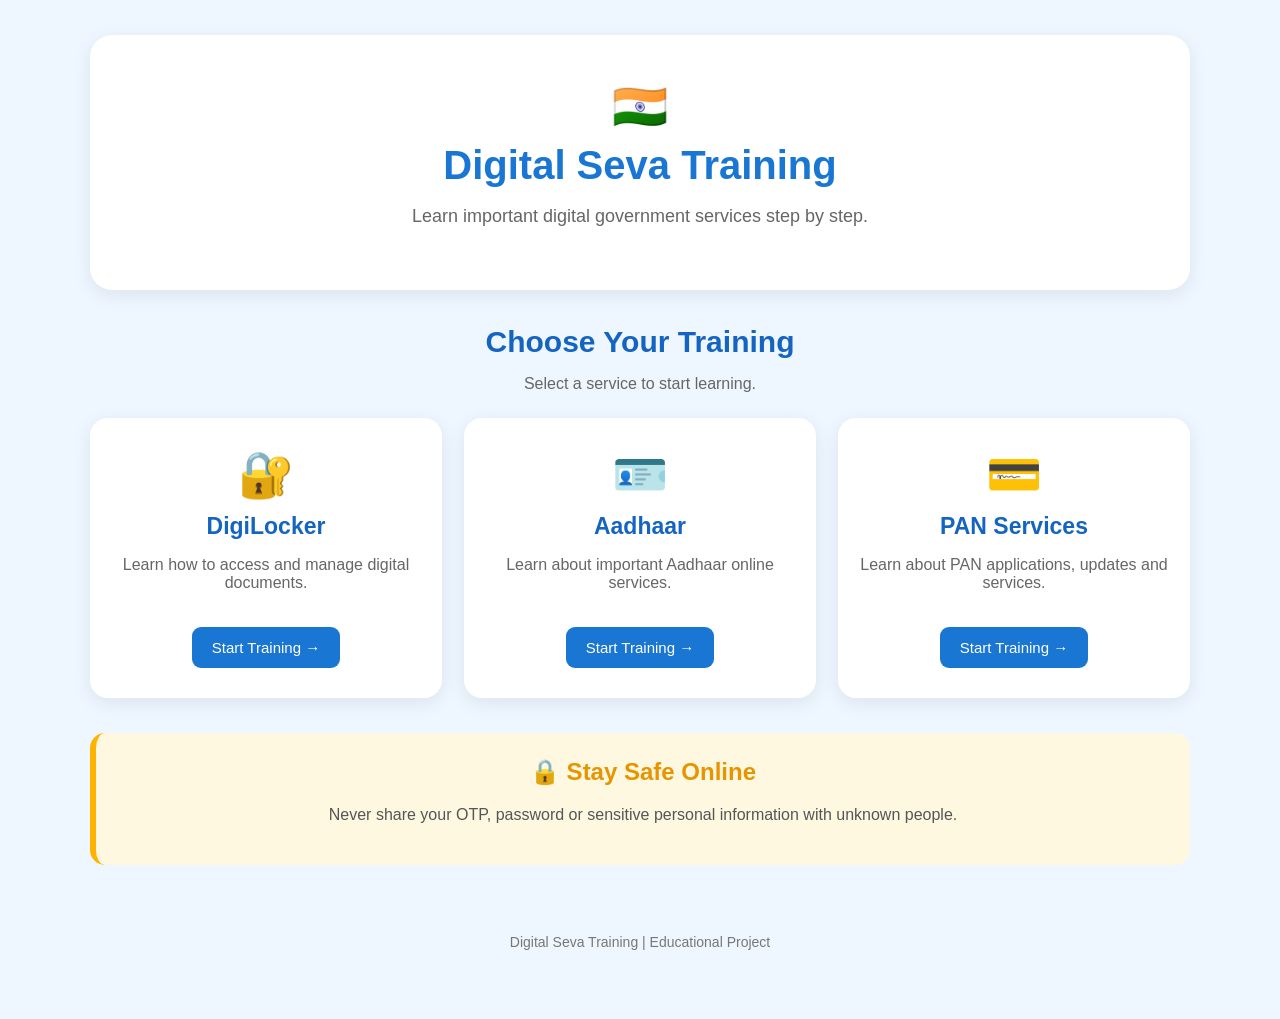
<file: index.html>
<!DOCTYPE html>
<html lang="en">

<head>
    <meta charset="UTF-8">
    <meta name="viewport" content="width=device-width, initial-scale=1.0">

    <title>Digital Seva Training</title>

    <link rel="stylesheet" href="style.css">
    <link rel="manifest" href="manifest.json">
    <meta name="theme-color" content="#2878c8">
</head>

<body>

    <div class="home-container">

        <!-- Welcome Section -->
        <header class="home-header">

            <div class="home-icon">🇮🇳</div>

            <h1>Digital Seva Training</h1>

            <p>
                Learn important digital government services
                step by step.
            </p>

        </header>


        <!-- Training Section -->
        <section class="home-training">

            <h2>Choose Your Training</h2>

            <p class="section-description">
                Select a service to start learning.
            </p>


            <div class="service-grid">

                <!-- DigiLocker -->
                <div class="service-card">

                    <div class="card-icon">🔐</div>

                    <h3>DigiLocker</h3>

                    <p>
                        Learn how to access and manage
                        digital documents.
                    </p>

                    <button onclick="window.location.href='digilocker.html'">
                        Start Training →
                    </button>

                </div>


                <!-- Aadhaar -->
                <div class="service-card">

                    <div class="card-icon">🪪</div>

                    <h3>Aadhaar</h3>

                    <p>
                        Learn about important Aadhaar
                        online services.
                    </p>

                    <button onclick="window.location.href='aadhaar.html'">
                        Start Training →
                    </button>

                </div>


                <!-- PAN -->
                <div class="service-card">

                    <div class="card-icon">💳</div>

                    <h3>PAN Services</h3>

                    <p>
                        Learn about PAN applications,
                        updates and services.
                    </p>

                    <button onclick="window.location.href='pan.html'">
                        Start Training →
                    </button>

                </div>

            </div>

        </section>


        <!-- Safety Section -->
        <section class="home-safety">

            <h2>🔒 Stay Safe Online</h2>

            <p>
                Never share your OTP, password or sensitive
                personal information with unknown people.
            </p>

        </section>


        <!-- Footer -->
        <footer class="home-footer">

            <p>
                Digital Seva Training | Educational Project
            </p>

        </footer>

    </div>
<script>
    if ("serviceWorker" in navigator) {
        window.addEventListener("load", () => {
            navigator.serviceWorker.register("service-worker.js")
                .then(() => {
                    console.log("Service Worker registered successfully");
                })
                .catch(error => {
                    console.log("Service Worker registration failed:", error);
                });
        });
    }
</script>

</body>

</html>
</file>
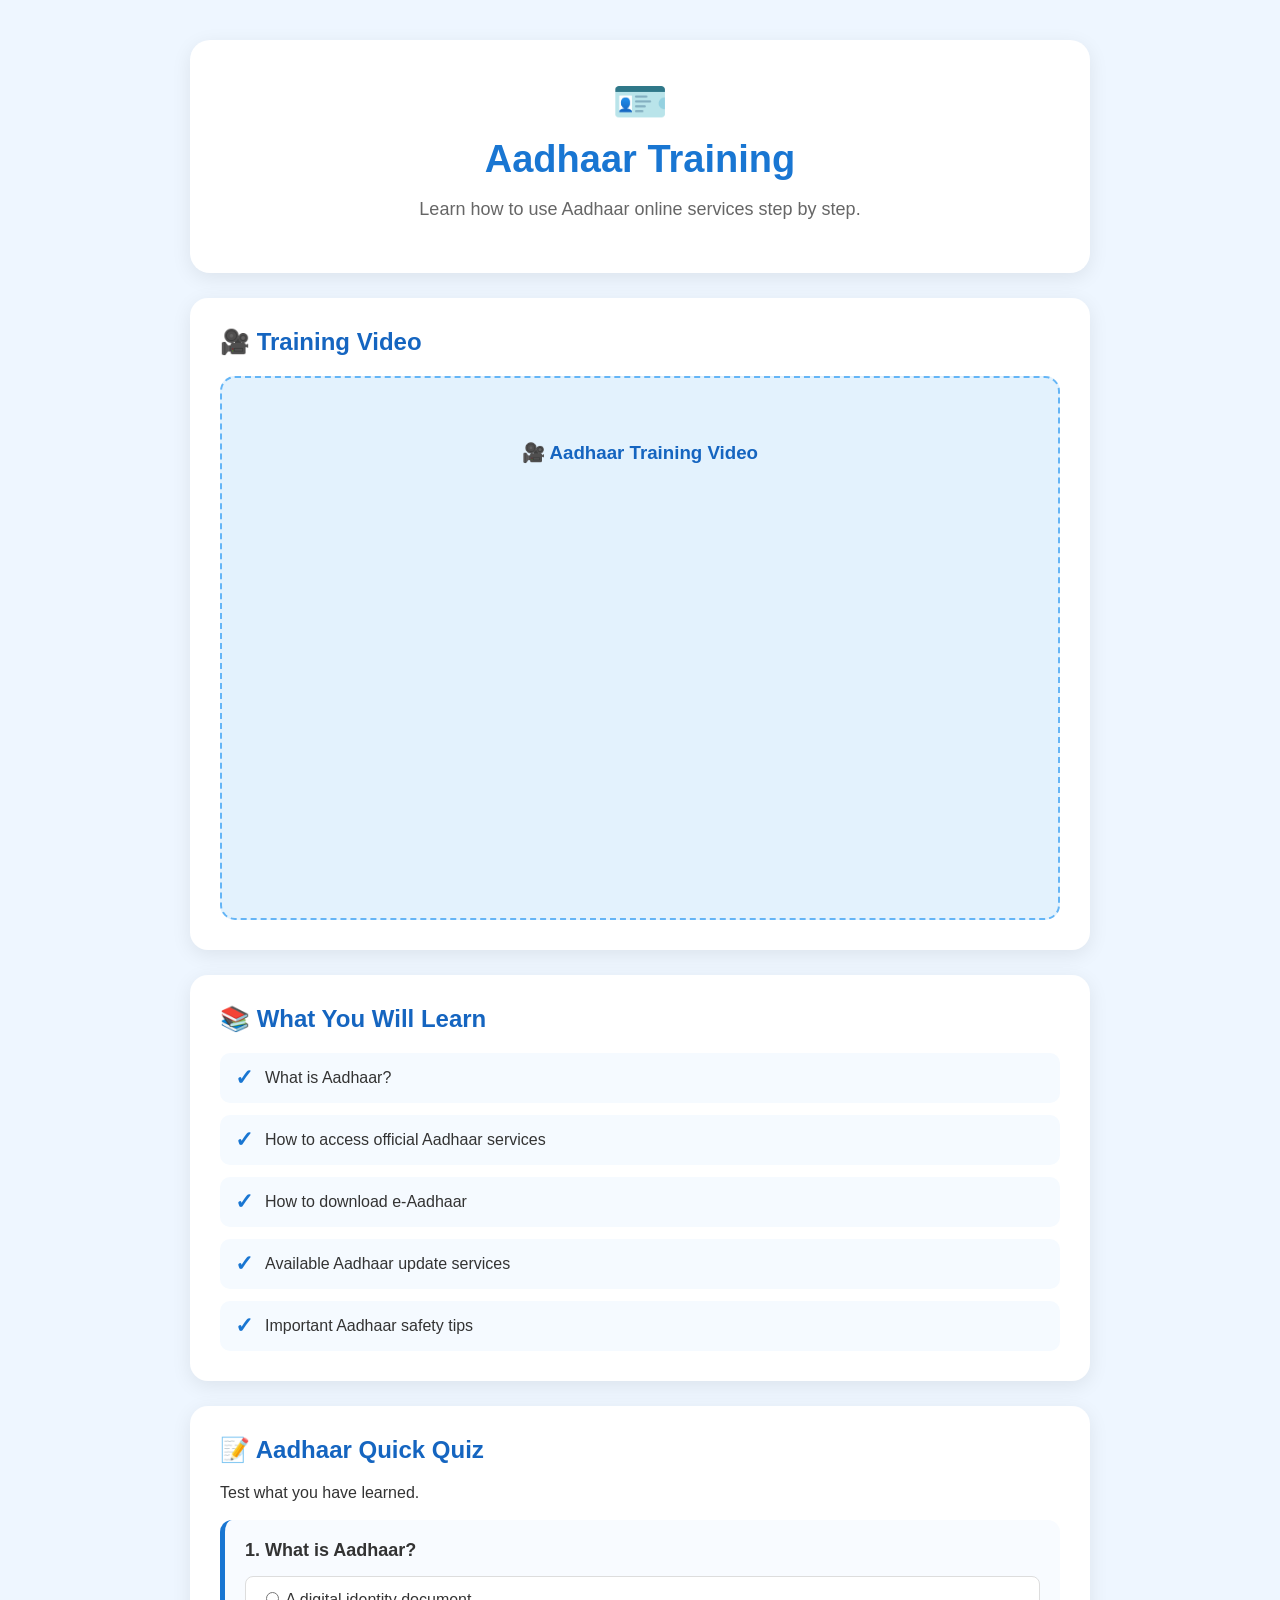
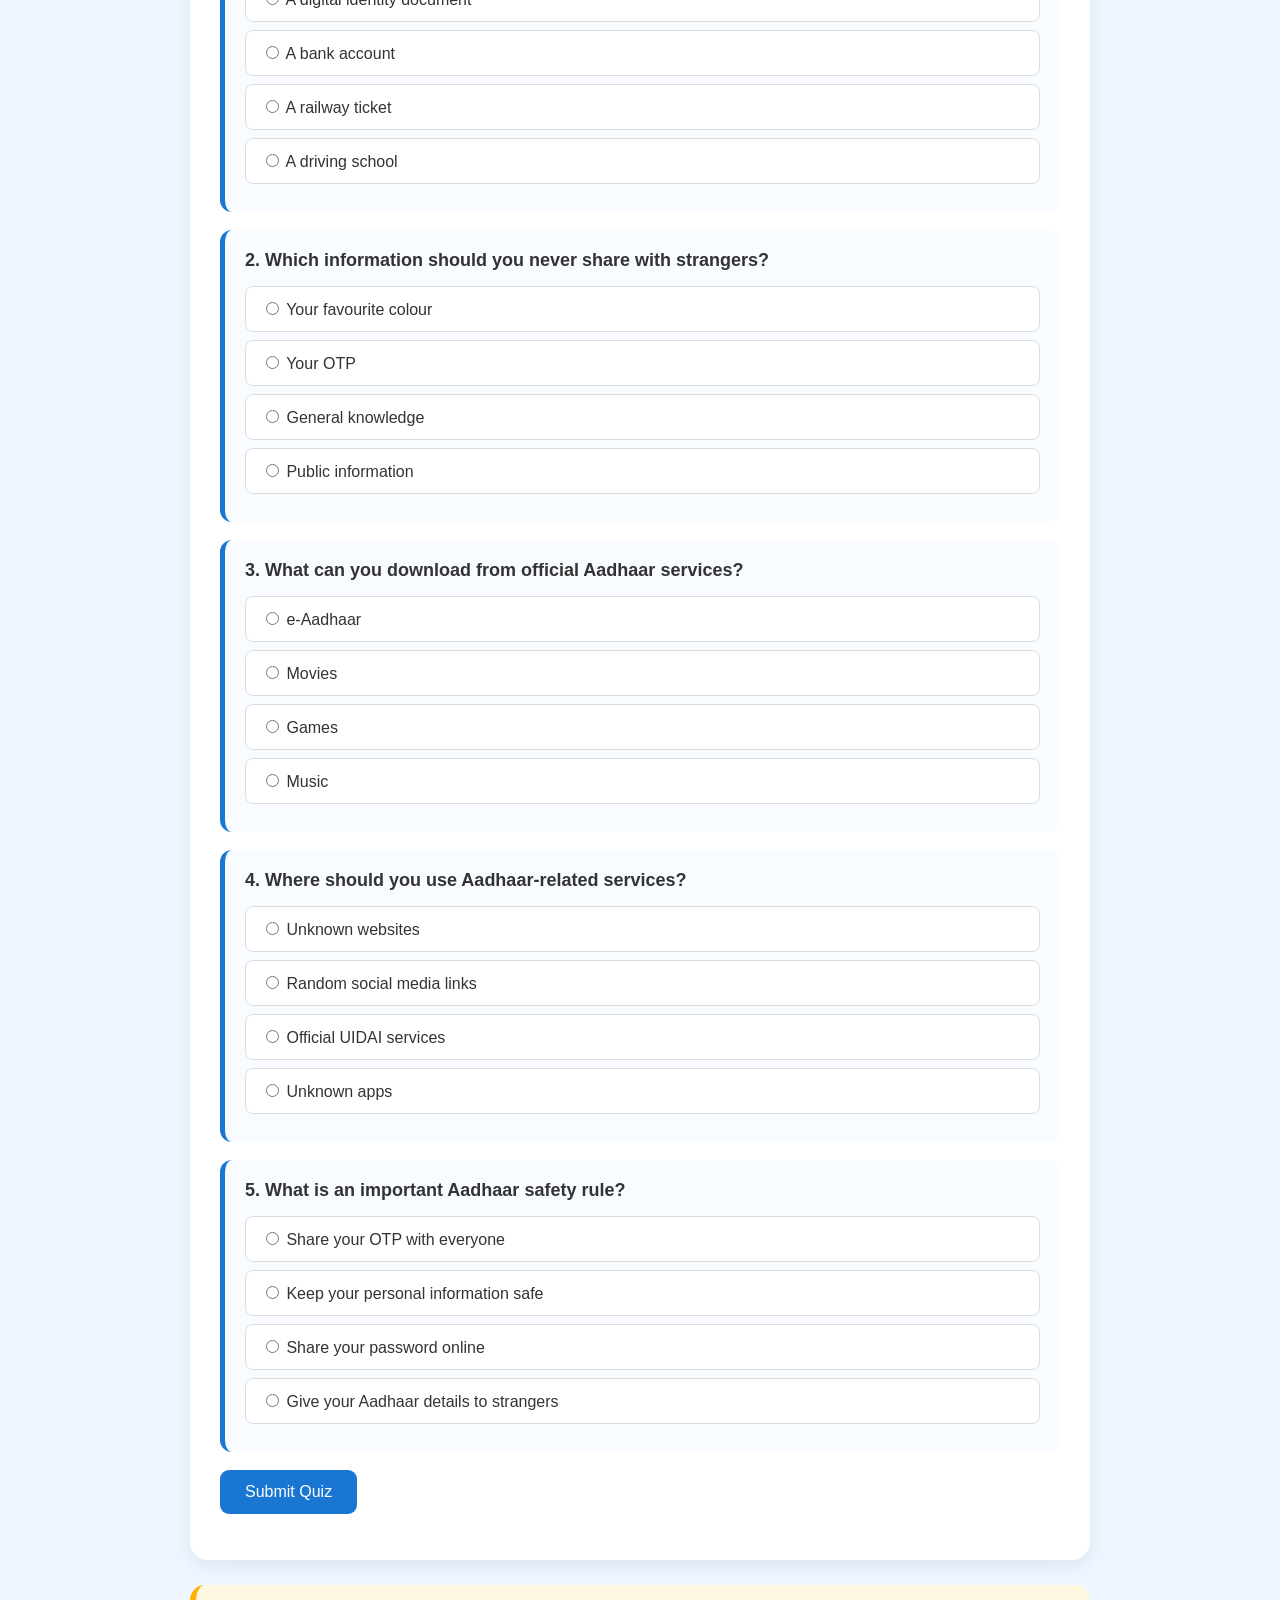
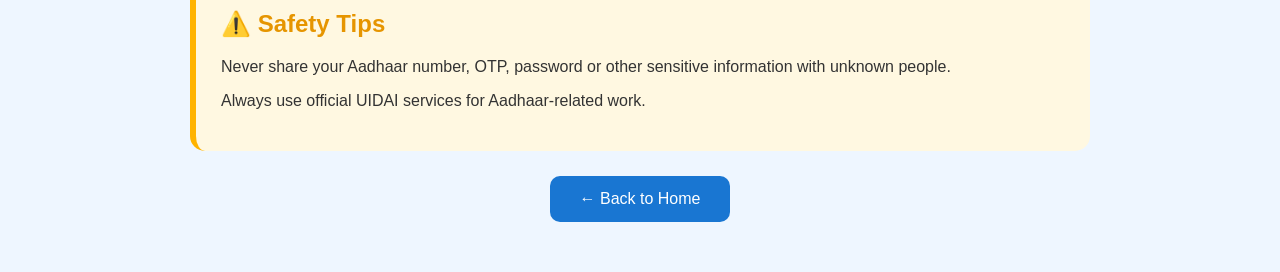
<file: aadhaar.html>
<!DOCTYPE html>
<html lang="en">

<head>
    <meta charset="UTF-8">
    <meta name="viewport" content="width=device-width, initial-scale=1.0">

    <title>Aadhaar Training</title>

    <link rel="stylesheet" href="style.css">
</head>

<body>

    <div class="training-container">

        <!-- Header -->
        <header class="training-header">

            <div class="service-icon">🪪</div>

            <h1>Aadhaar Training</h1>

            <p>
                Learn how to use Aadhaar online services step by step.
            </p>

        </header>


        <!-- Training Video -->
        <section class="training-card">

            <h2>🎥 Training Video</h2>

            <div class="video-placeholder">
                 <h3>🎥 Aadhaar Training Video</h3>

               <iframe
                  width="100%"
                  height="400"
                   src="https://www.youtube.com/embed/NtvniS-3fbY"
                   title="Aadhaar Training Video"
                   frameborder="0"
                     allow="accelerometer; autoplay; clipboard-write; encrypted-media; gyroscope; picture-in-picture; web-share"
                   allowfullscreen>
               </iframe>
            </div>

        </section>


        <!-- What You Will Learn -->
        <section class="training-card">

            <h2>📚 What You Will Learn</h2>

            <div class="learning-list">

                <div class="learning-item">
                    <span>✓</span>
                    <p>What is Aadhaar?</p>
                </div>

                <div class="learning-item">
                    <span>✓</span>
                    <p>How to access official Aadhaar services</p>
                </div>

                <div class="learning-item">
                    <span>✓</span>
                    <p>How to download e-Aadhaar</p>
                </div>

                <div class="learning-item">
                    <span>✓</span>
                    <p>Available Aadhaar update services</p>
                </div>

                <div class="learning-item">
                    <span>✓</span>
                    <p>Important Aadhaar safety tips</p>
                </div>

            </div>

        </section>
        </section>

<!-- Aadhaar Quick Quiz -->
<section class="training-card quiz-section">

    <h2>📝 Aadhaar Quick Quiz</h2>

    <p>Test what you have learned.</p>

    <div class="quiz-question">
        <h3>1. What is Aadhaar?</h3>

        <label>
            <input type="radio" name="q1" value="a">
            A digital identity document
        </label>

        <label>
            <input type="radio" name="q1" value="b">
            A bank account
        </label>

        <label>
            <input type="radio" name="q1" value="c">
            A railway ticket
        </label>

        <label>
            <input type="radio" name="q1" value="d">
            A driving school
        </label>
    </div>


    <div class="quiz-question">
        <h3>2. Which information should you never share with strangers?</h3>

        <label>
            <input type="radio" name="q2" value="a">
            Your favourite colour
        </label>

        <label>
            <input type="radio" name="q2" value="b">
            Your OTP
        </label>

        <label>
            <input type="radio" name="q2" value="c">
            General knowledge
        </label>

        <label>
            <input type="radio" name="q2" value="d">
            Public information
        </label>
    </div>


    <div class="quiz-question">
        <h3>3. What can you download from official Aadhaar services?</h3>

        <label>
            <input type="radio" name="q3" value="a">
            e-Aadhaar
        </label>

        <label>
            <input type="radio" name="q3" value="b">
            Movies
        </label>

        <label>
            <input type="radio" name="q3" value="c">
            Games
        </label>

        <label>
            <input type="radio" name="q3" value="d">
            Music
        </label>
    </div>


    <div class="quiz-question">
        <h3>4. Where should you use Aadhaar-related services?</h3>

        <label>
            <input type="radio" name="q4" value="a">
            Unknown websites
        </label>

        <label>
            <input type="radio" name="q4" value="b">
            Random social media links
        </label>

        <label>
            <input type="radio" name="q4" value="c">
            Official UIDAI services
        </label>

        <label>
            <input type="radio" name="q4" value="d">
            Unknown apps
        </label>
    </div>


    <div class="quiz-question">
        <h3>5. What is an important Aadhaar safety rule?</h3>

        <label>
            <input type="radio" name="q5" value="a">
            Share your OTP with everyone
        </label>

        <label>
            <input type="radio" name="q5" value="b">
            Keep your personal information safe
        </label>

        <label>
            <input type="radio" name="q5" value="c">
            Share your password online
        </label>

        <label>
            <input type="radio" name="q5" value="d">
            Give your Aadhaar details to strangers
        </label>
    </div>

    <button onclick="checkAadhaarQuiz()">Submit Quiz</button>

    <p id="aadhaar-result"></p>

</section>

<!-- Safety Tips -->
<section class="safety-card">



 <h2>⚠️ Safety Tips</h2>

    <p>
    Never share your Aadhaar number, OTP,
    password or other sensitive information
     with unknown people.
    </p>

    <p>
    Always use official UIDAI services
    for Aadhaar-related work.
     </p>

</section>


        <!-- Back Button -->
        <button class="back-button" onclick="goBack()">
            ← Back to Home
        </button>

    </div>


    <script>

        function goBack() {
            window.location.href = "index.html";
        }
function checkAadhaarQuiz() {
    let score = 0;

    if (document.querySelector('input[name="q1"]:checked')?.value === "a") score++;
    if (document.querySelector('input[name="q2"]:checked')?.value === "b") score++;
    if (document.querySelector('input[name="q3"]:checked')?.value === "a") score++;
    if (document.querySelector('input[name="q4"]:checked')?.value === "c") score++;
    if (document.querySelector('input[name="q5"]:checked')?.value === "b") score++;

    document.getElementById("aadhaar-result").textContent =
        "Your score: " + score + " / 5";
}
    </script>

</body>

</html>
</file>
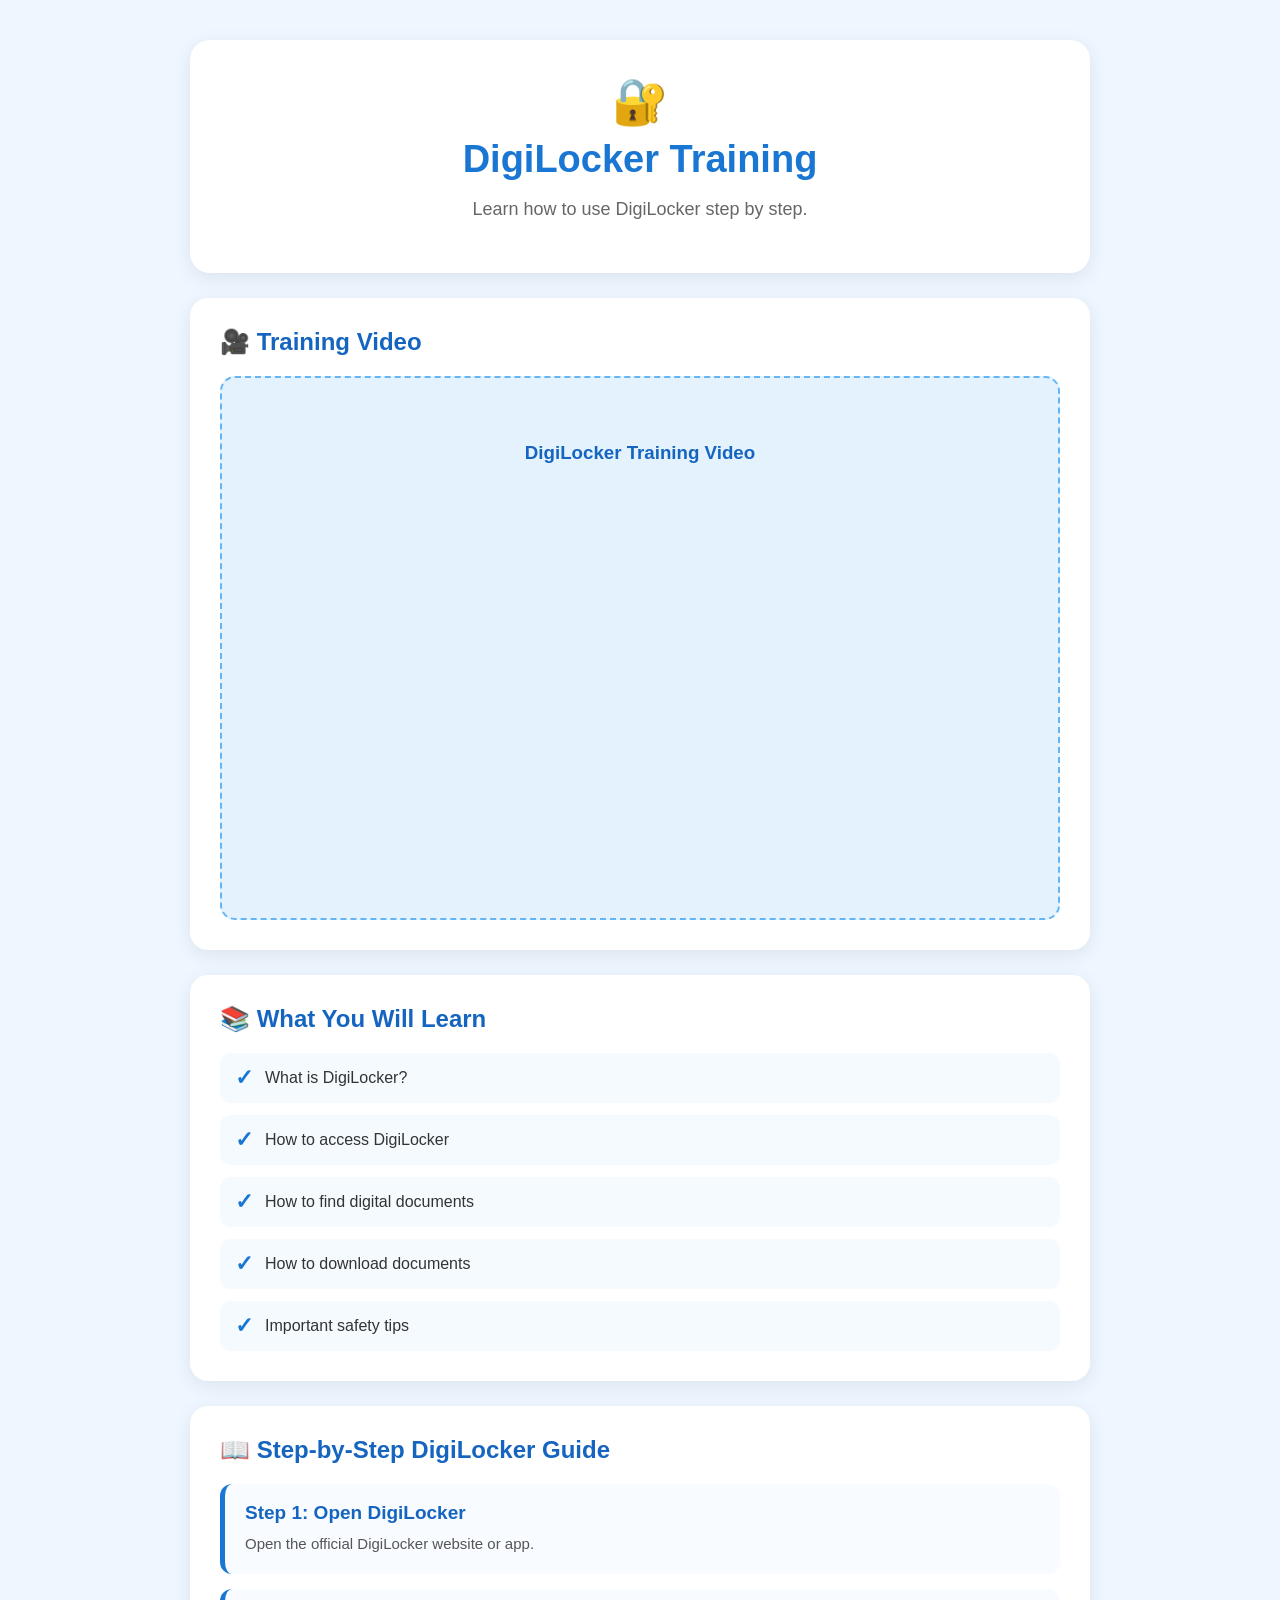
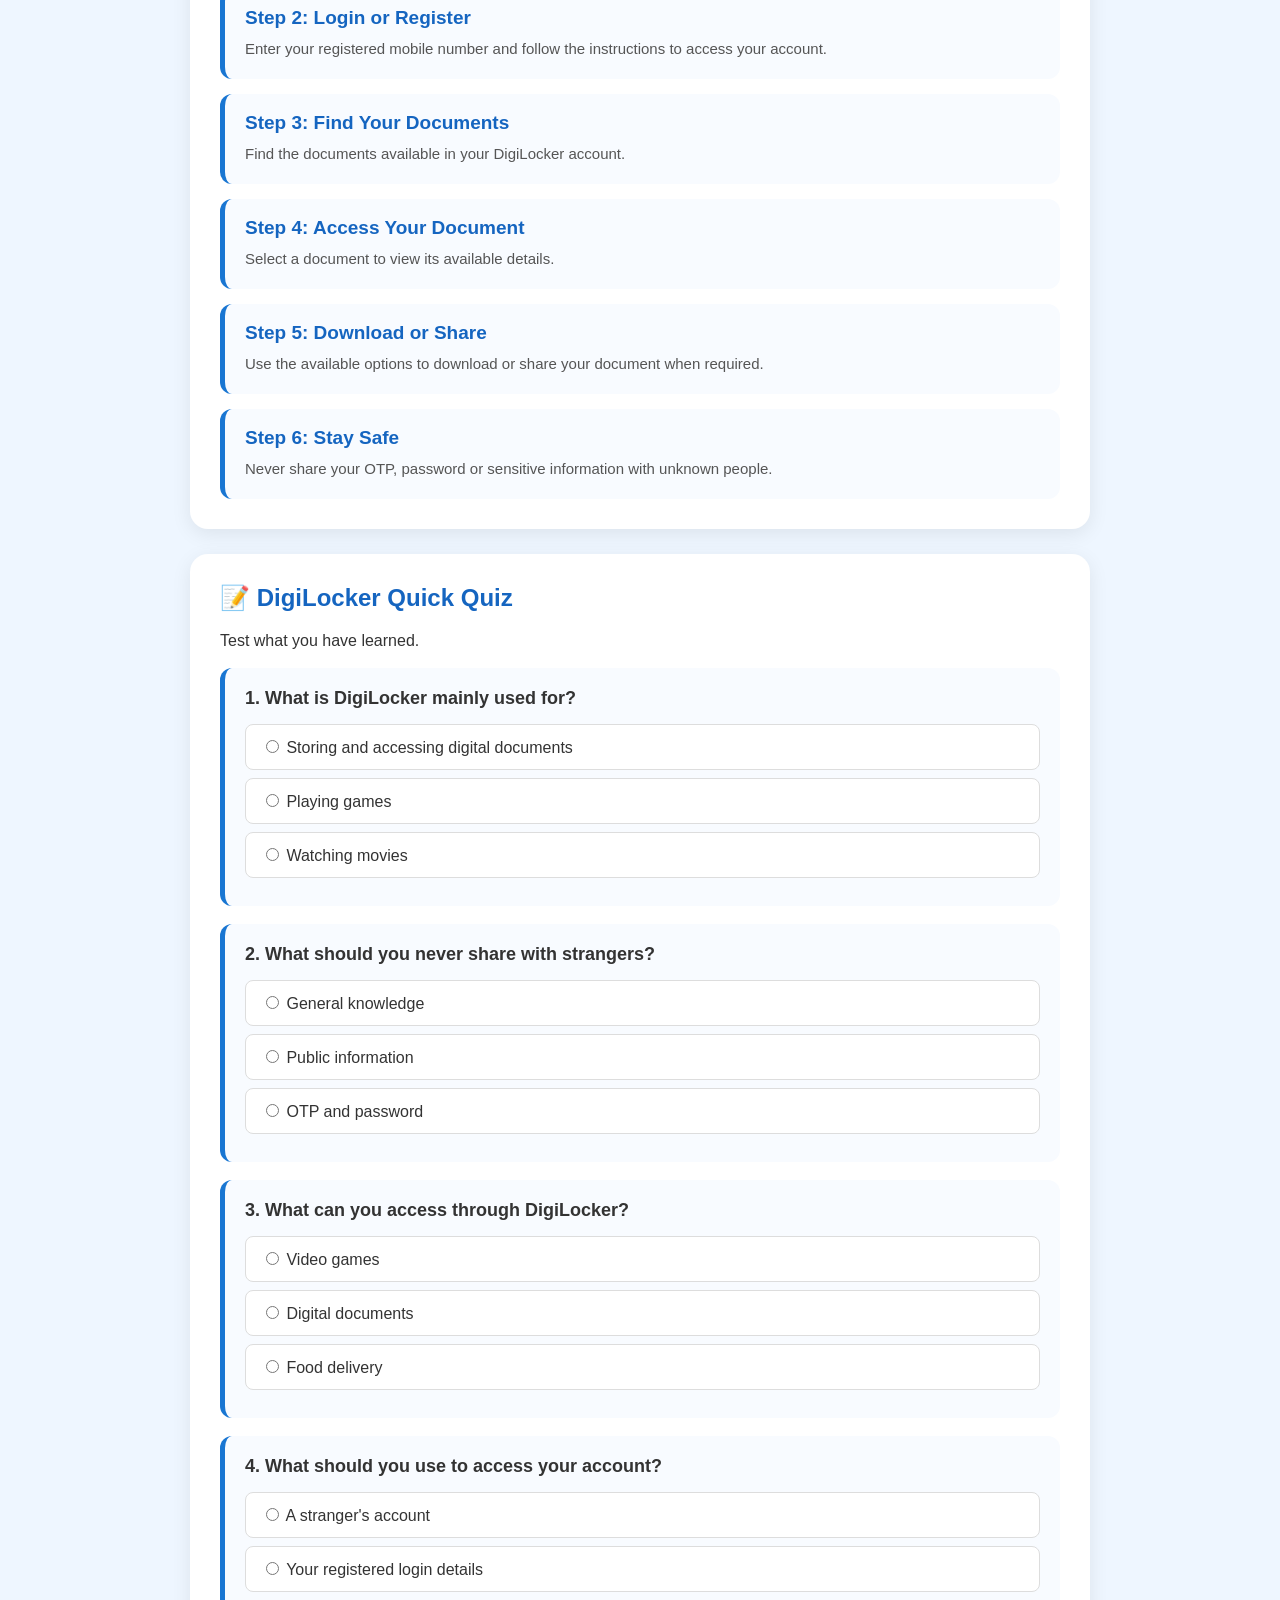
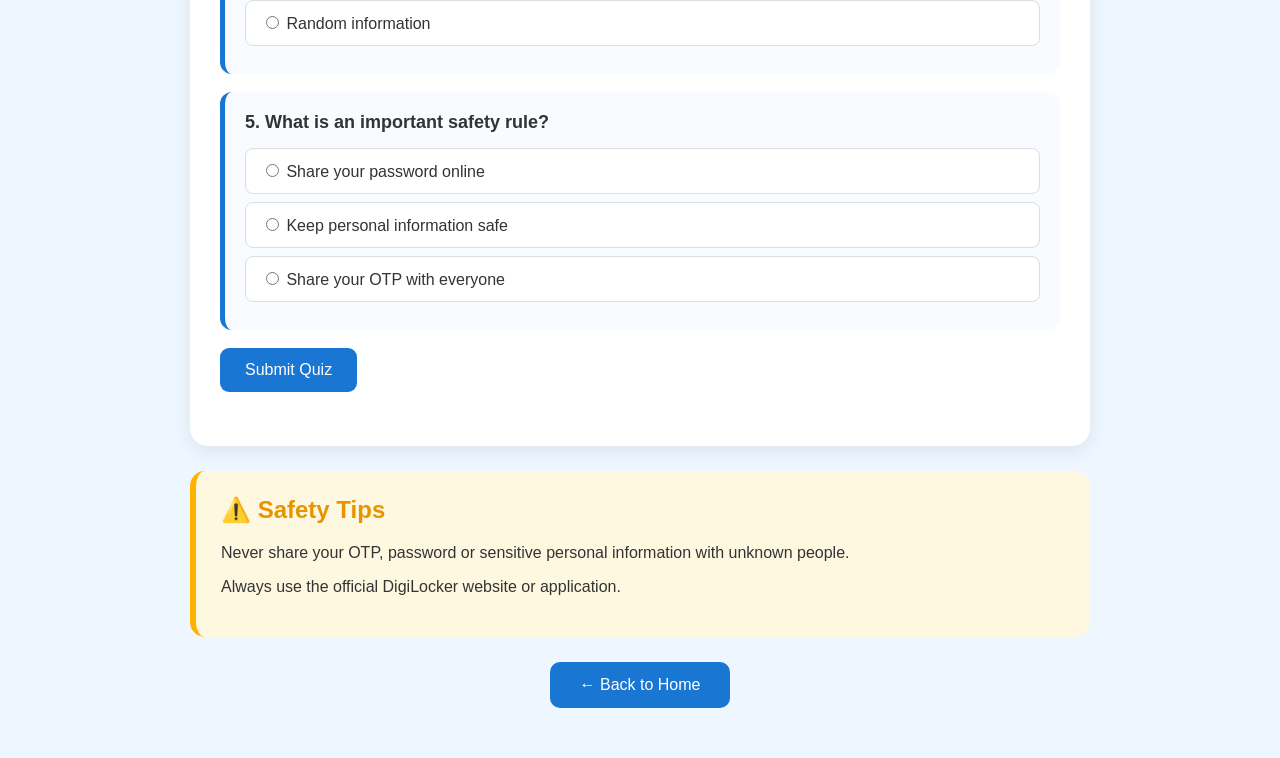
<file: digilocker.html>
<!DOCTYPE html>
<html lang="en">

<head>
    <meta charset="UTF-8">
    <meta name="viewport" content="width=device-width, initial-scale=1.0">

    <title>DigiLocker Training</title>

    <link rel="stylesheet" href="style.css">
</head>

<body>

    <div class="training-container">

        <!-- Header -->
        <header class="training-header">
            <div class="service-icon">🔐</div>

            <h1>DigiLocker Training</h1>

            <p>
                Learn how to use DigiLocker step by step.
            </p>
        </header>


        <!-- Training Video -->
        <section class="training-card">

            <h2>🎥 Training Video</h2>

           <div class="video-placeholder">

    <h3>DigiLocker Training Video</h3>

   <iframe
    width="100%"
    height="400"
    src="https://www.youtube.com/embed/QRsCctRROc0"
    title="DigiLocker Training Video"
    frameborder="0"
    allow="accelerometer; autoplay; clipboard-write; encrypted-media; gyroscope; picture-in-picture; web-share"
    allowfullscreen>
</iframe>

</div>

        </section>


        <!-- What You Will Learn -->
        <section class="training-card">

            <h2>📚 What You Will Learn</h2>

            <div class="learning-list">

                <div class="learning-item">
                    <span>✓</span>
                    <p>What is DigiLocker?</p>
                </div>

                <div class="learning-item">
                    <span>✓</span>
                    <p>How to access DigiLocker</p>
                </div>

                <div class="learning-item">
                    <span>✓</span>
                    <p>How to find digital documents</p>
                </div>

                <div class="learning-item">
                    <span>✓</span>
                    <p>How to download documents</p>
                </div>

                <div class="learning-item">
                    <span>✓</span>
                    <p>Important safety tips</p>
                </div>

            </div>

        </section>

        <!-- Step-by-Step Guide -->
<section class="training-card">

    <h2>📖 Step-by-Step DigiLocker Guide</h2>

    <div class="steps">

        <div class="step">
            <h3>Step 1: Open DigiLocker</h3>
            <p>
                Open the official DigiLocker website or app.
            </p>
        </div>

        <div class="step">
            <h3>Step 2: Login or Register</h3>
            <p>
                Enter your registered mobile number and follow
                the instructions to access your account.
            </p>
        </div>

        <div class="step">
            <h3>Step 3: Find Your Documents</h3>
            <p>
                Find the documents available in your DigiLocker account.
            </p>
        </div>

        <div class="step">
            <h3>Step 4: Access Your Document</h3>
            <p>
                Select a document to view its available details.
            </p>
        </div>

        <div class="step">
            <h3>Step 5: Download or Share</h3>
            <p>
                Use the available options to download or share
                your document when required.
            </p>
        </div>

        <div class="step">
            <h3>Step 6: Stay Safe</h3>
            <p>
                Never share your OTP, password or sensitive
                information with unknown people.
            </p>
        </div>

    </div>

</section>
</section>

<!-- DigiLocker Quiz -->
<section class="training-card quiz-section">

    <h2>📝 DigiLocker Quick Quiz</h2>

    <p>Test what you have learned.</p>

    <div class="quiz-question">
        <h3>1. What is DigiLocker mainly used for?</h3>

        <label>
            <input type="radio" name="q1" value="correct">
            Storing and accessing digital documents
        </label>

        <label>
            <input type="radio" name="q1" value="wrong">
            Playing games
        </label>

        <label>
            <input type="radio" name="q1" value="wrong">
            Watching movies
        </label>
    </div>

    <div class="quiz-question">
        <h3>2. What should you never share with strangers?</h3>

        <label>
            <input type="radio" name="q2" value="correct">
            OTP and password
        </label>

        <label>
            <input type="radio" name="q2" value="wrong">
            Public information
        </label>

        <label>
            <input type="radio" name="q2" value="wrong">
            General knowledge
        </label>
    </div>

    <div class="quiz-question">
        <h3>3. What can you access through DigiLocker?</h3>

        <label>
            <input type="radio" name="q3" value="correct">
            Digital documents
        </label>

        <label>
            <input type="radio" name="q3" value="wrong">
            Video games
        </label>

        <label>
            <input type="radio" name="q3" value="wrong">
            Food delivery
        </label>
    </div>

    <div class="quiz-question">
        <h3>4. What should you use to access your account?</h3>

        <label>
            <input type="radio" name="q4" value="correct">
            Your registered login details
        </label>

        <label>
            <input type="radio" name="q4" value="wrong">
            A stranger's account
        </label>

        <label>
            <input type="radio" name="q4" value="wrong">
            Random information
        </label>
    </div>

    <div class="quiz-question">
        <h3>5. What is an important safety rule?</h3>

        <label>
            <input type="radio" name="q5" value="correct">
            Keep personal information safe
        </label>

        <label>
            <input type="radio" name="q5" value="wrong">
            Share your OTP with everyone
        </label>

        <label>
            <input type="radio" name="q5" value="wrong">
            Share your password online
        </label>
    </div>

    <button onclick="checkQuiz()">Submit Quiz</button>

    <h3 id="quiz-result"></h3>

</section>



       <!-- Safety Tips -->
<section class="safety-card">

    <h2>⚠️ Safety Tips</h2>

    <p>
        Never share your OTP, password or sensitive personal information with unknown people.
    </p>

    <p>
        Always use the official DigiLocker website or application.
    </p>

</section>

<!-- Back to Home -->
<button class="back-button" onclick="goBack()">
    ← Back to Home
</button>

    </div>


    <script>

        function goBack() {
            window.location.href = "index.html";
        }
       function checkQuiz() {

    let score = 0;

    for (let i = 1; i <= 5; i++) {

        let answer = document.querySelector(
            'input[name="q' + i + '"]:checked'
        );

        if (answer && answer.value === "correct") {
            score++;
        }
    }

    document.getElementById("quiz-result").innerHTML =
        "🎉 Your Score: " + score + " / 5";
}


/* Shuffle quiz options */

function shuffleOptions() {

    for (let i = 1; i <= 5; i++) {

        let question = document.querySelector(
            'input[name="q' + i + '"]'
        ).closest(".quiz-question");

        let labels = Array.from(
            question.querySelectorAll("label")
        );

        labels.sort(() => Math.random() - 0.5);

        labels.forEach(function(label) {
            question.appendChild(label);
        });
    }
}

shuffleOptions();

    </script>

</body>

</html>
</file>
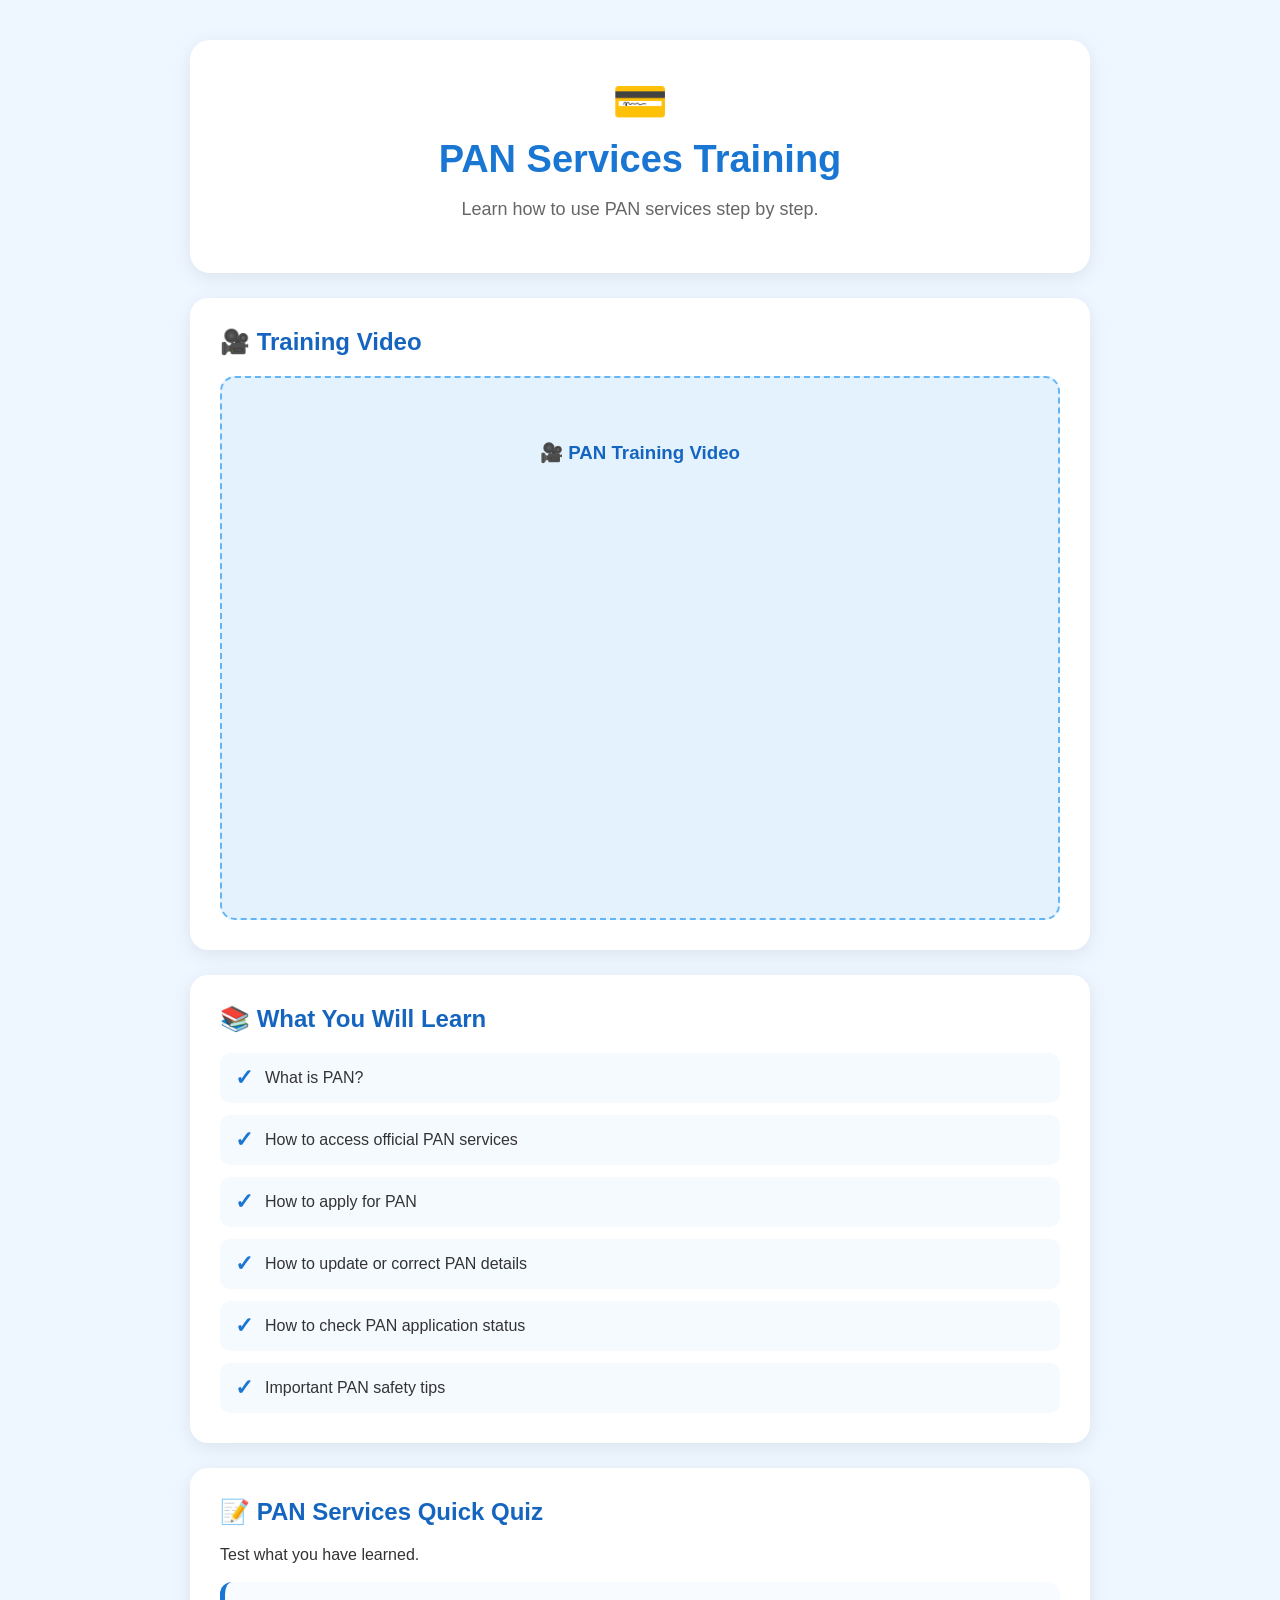
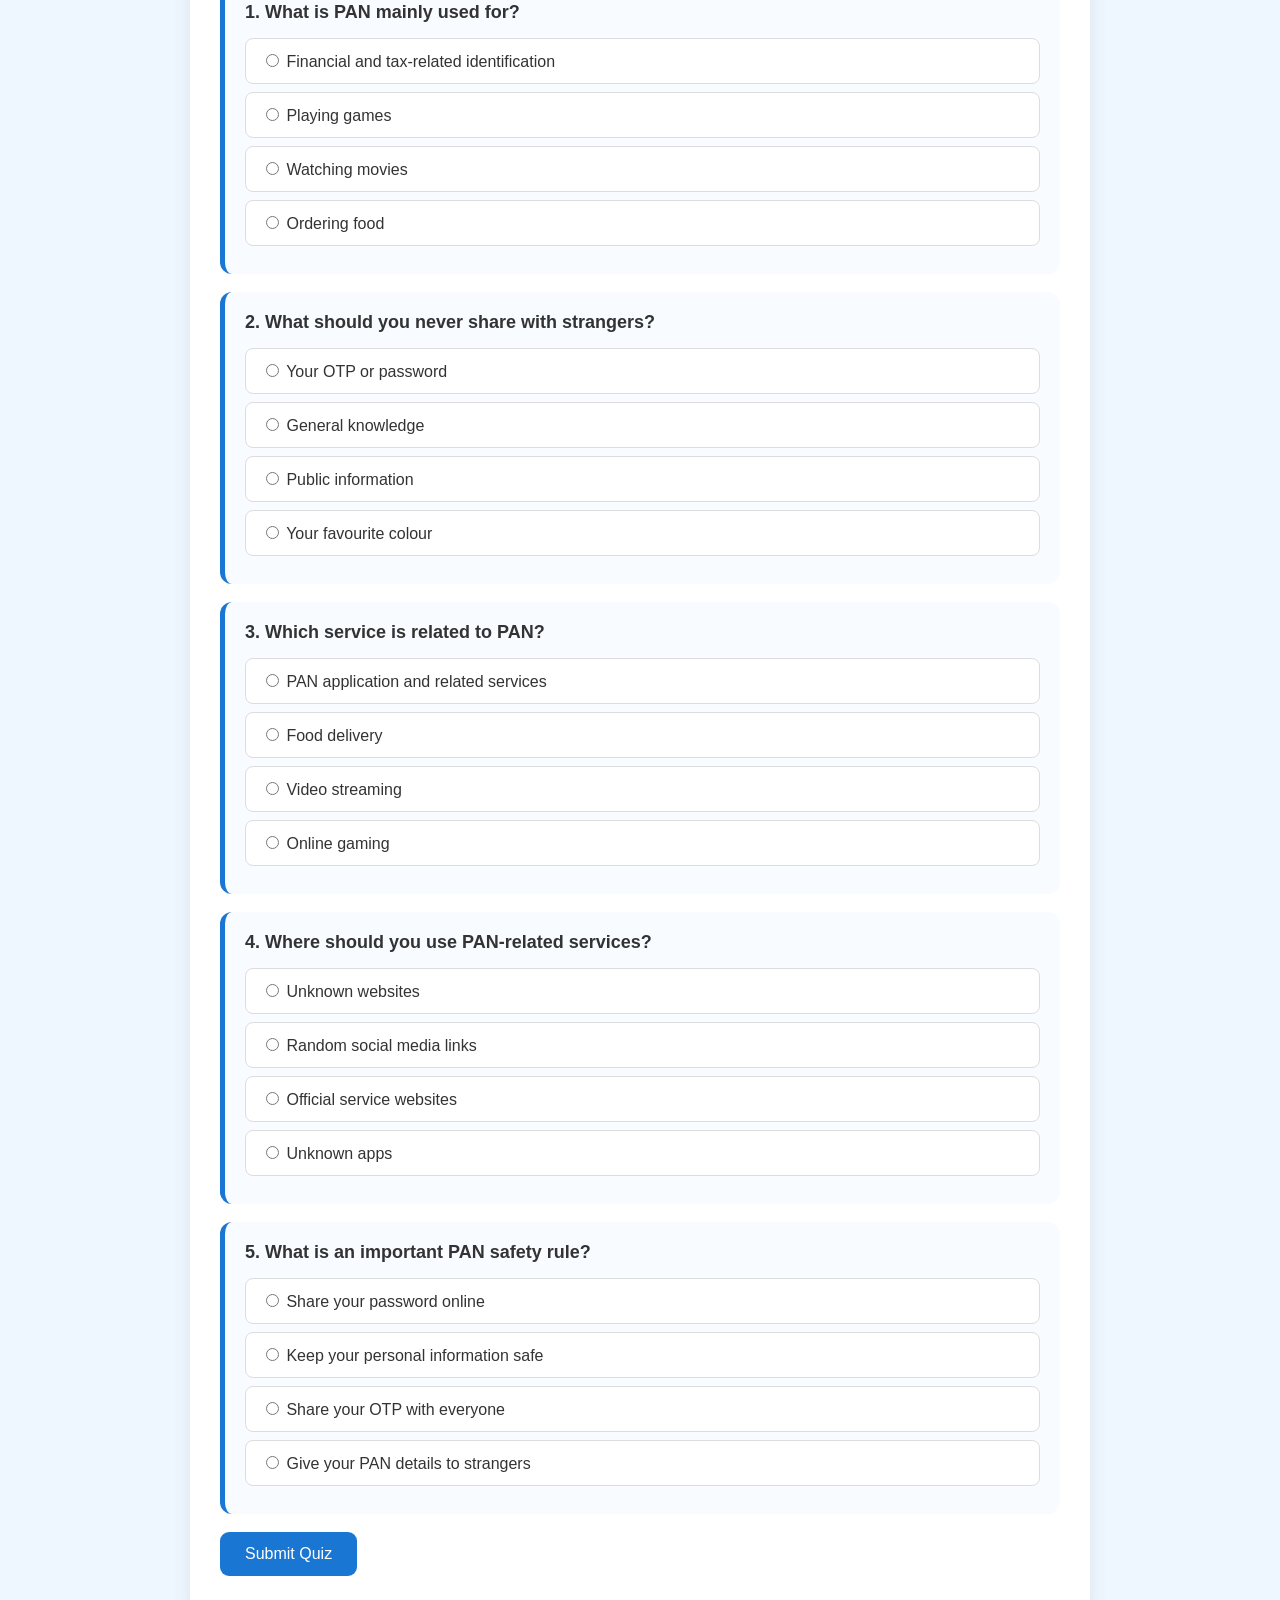
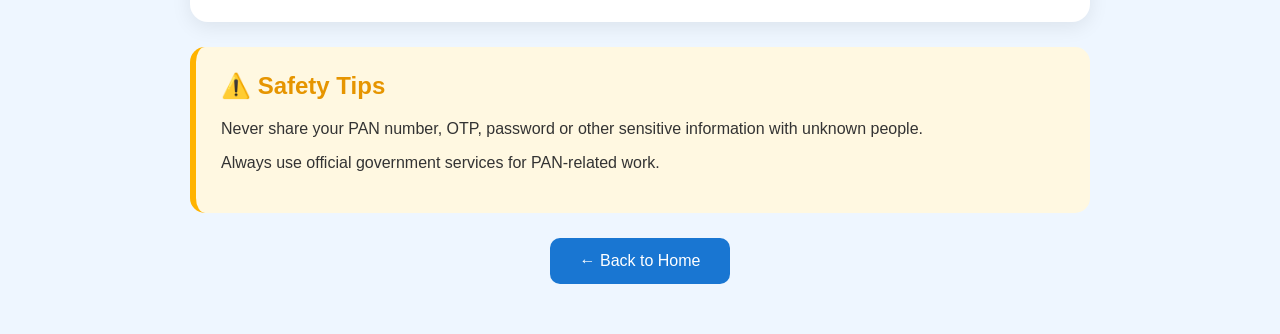
<file: pan.html>
<!DOCTYPE html>
<html lang="en">

<head>
    <meta charset="UTF-8">
    <meta name="viewport" content="width=device-width, initial-scale=1.0">

    <title>PAN Services Training</title>

    <link rel="stylesheet" href="style.css">
</head>

<body>

    <div class="training-container">

        <!-- Header -->
        <header class="training-header">

            <div class="service-icon">💳</div>

            <h1>PAN Services Training</h1>

            <p>
                Learn how to use PAN services step by step.
            </p>

        </header>


        <!-- Training Video -->
        <section class="training-card">

            <h2>🎥 Training Video</h2>

            <div class="video-placeholder">

                 <h3>🎥 PAN Training Video</h3>

              <iframe
                 width="100%"
                 height="400"
                 src="https://www.youtube.com/embed/zKrK1K4EppM"
                  title="PAN Training Video"
                 frameborder="0"
                 allow="accelerometer; autoplay; clipboard-write; encrypted-media; gyroscope; picture-in-picture; web-share"
                 allowfullscreen>
             </iframe>

            </div>

        </section>


        <!-- What You Will Learn -->
        <section class="training-card">

            <h2>📚 What You Will Learn</h2>

            <div class="learning-list">

                <div class="learning-item">
                    <span>✓</span>
                    <p>What is PAN?</p>
                </div>

                <div class="learning-item">
                    <span>✓</span>
                    <p>How to access official PAN services</p>
                </div>

                <div class="learning-item">
                    <span>✓</span>
                    <p>How to apply for PAN</p>
                </div>

                <div class="learning-item">
                    <span>✓</span>
                    <p>How to update or correct PAN details</p>
                </div>

                <div class="learning-item">
                    <span>✓</span>
                    <p>How to check PAN application status</p>
                </div>

                <div class="learning-item">
                    <span>✓</span>
                    <p>Important PAN safety tips</p>
                </div>

            </div>

        </section>
<!-- PAN Quick Quiz -->
<section class="training-card quiz-section">

    <h2>📝 PAN Services Quick Quiz</h2>

    <p>Test what you have learned.</p>

    <div class="quiz-question">
        <h3>1. What is PAN mainly used for?</h3>

        <label>
            <input type="radio" name="q1" value="a">
            Financial and tax-related identification
        </label>

        <label>
            <input type="radio" name="q1" value="b">
            Playing games
        </label>

        <label>
            <input type="radio" name="q1" value="c">
            Watching movies
        </label>

        <label>
            <input type="radio" name="q1" value="d">
            Ordering food
        </label>
    </div>


    <div class="quiz-question">
        <h3>2. What should you never share with strangers?</h3>

        <label>
            <input type="radio" name="q2" value="a">
            Your OTP or password
        </label>

        <label>
            <input type="radio" name="q2" value="b">
            General knowledge
        </label>

        <label>
            <input type="radio" name="q2" value="c">
            Public information
        </label>

        <label>
            <input type="radio" name="q2" value="d">
            Your favourite colour
        </label>
    </div>


    <div class="quiz-question">
        <h3>3. Which service is related to PAN?</h3>

        <label>
            <input type="radio" name="q3" value="a">
            PAN application and related services
        </label>

        <label>
            <input type="radio" name="q3" value="b">
            Food delivery
        </label>

        <label>
            <input type="radio" name="q3" value="c">
            Video streaming
        </label>

        <label>
            <input type="radio" name="q3" value="d">
            Online gaming
        </label>
    </div>


    <div class="quiz-question">
        <h3>4. Where should you use PAN-related services?</h3>

        <label>
            <input type="radio" name="q4" value="a">
            Unknown websites
        </label>

        <label>
            <input type="radio" name="q4" value="b">
            Random social media links
        </label>

        <label>
            <input type="radio" name="q4" value="c">
            Official service websites
        </label>

        <label>
            <input type="radio" name="q4" value="d">
            Unknown apps
        </label>
    </div>


    <div class="quiz-question">
        <h3>5. What is an important PAN safety rule?</h3>

        <label>
            <input type="radio" name="q5" value="a">
            Share your password online
        </label>

        <label>
            <input type="radio" name="q5" value="b">
            Keep your personal information safe
        </label>

        <label>
            <input type="radio" name="q5" value="c">
            Share your OTP with everyone
        </label>

        <label>
            <input type="radio" name="q5" value="d">
            Give your PAN details to strangers
        </label>
    </div>

    <button onclick="checkPanQuiz()">Submit Quiz</button>

    <p id="pan-result"></p>

</section>

        <!-- Safety Tips -->
        <section class="safety-card">
            

            <h2>⚠️ Safety Tips</h2>

            <p>
                Never share your PAN number, OTP, password
                or other sensitive information with unknown people.
            </p>

            <p>
                Always use official government services
                for PAN-related work.
            </p>

        </section>


        <!-- Back Button -->
        <button class="back-button" onclick="goBack()">
            ← Back to Home
        </button>

    </div>


    <script>

        function goBack() {
            window.location.href = "index.html";
        }
function checkPanQuiz() {
    let score = 0;

    if (document.querySelector('input[name="q1"]:checked')?.value === "a") score++;
    if (document.querySelector('input[name="q2"]:checked')?.value === "a") score++;
    if (document.querySelector('input[name="q3"]:checked')?.value === "a") score++;
    if (document.querySelector('input[name="q4"]:checked')?.value === "c") score++;
    if (document.querySelector('input[name="q5"]:checked')?.value === "b") score++;

    document.getElementById("pan-result").textContent =
        "Your score: " + score + " / 5";
}
    </script>

</body>

</html>
</file>
<file: style.css>
/* ===== Basic Page ===== */

* {
    box-sizing: border-box;
}

body {
    margin: 0;
    font-family: Arial, sans-serif;
    background: #eef6ff;
    color: #333;
}


/* ===== Main Container ===== */

.training-container {
    width: 90%;
    max-width: 900px;
    margin: 40px auto;
}


/* ===== Header ===== */

.training-header {
    text-align: center;
    background: white;
    padding: 35px 25px;
    border-radius: 20px;
    box-shadow: 0 5px 20px rgba(0, 0, 0, 0.08);
    margin-bottom: 25px;
}

.service-icon {
    font-size: 45px;
}

.training-header h1 {
    color: #1976d2;
    font-size: 38px;
    margin: 10px 0;
}

.training-header p {
    color: #666;
    font-size: 18px;
}


/* ===== Training Cards ===== */

.training-card {
    background: white;
    padding: 30px;
    border-radius: 18px;
    margin-bottom: 25px;
    box-shadow: 0 5px 20px rgba(0, 0, 0, 0.08);
}

.training-card h2,
.safety-card h2 {
    color: #1565c0;
    margin-top: 0;
    margin-bottom: 20px;
}


/* ===== Video Area ===== */

.video-placeholder {
    background: #e3f2fd;
    border: 2px dashed #64b5f6;
    border-radius: 15px;
    text-align: center;
    padding: 45px 20px;
}

.play-icon {
    width: 65px;
    height: 65px;
    margin: auto;
    border-radius: 50%;
    background: #1976d2;
    color: white;
    display: flex;
    justify-content: center;
    align-items: center;
    font-size: 25px;
    padding-left: 4px;
}

.video-placeholder h3 {
    color: #1565c0;
    margin-bottom: 5px;
}

.video-placeholder p {
    color: #666;
}


/* ===== Learning List ===== */

.learning-list {
    display: flex;
    flex-direction: column;
    gap: 12px;
}

.learning-item {
    display: flex;
    align-items: center;
    background: #f5faff;
    border-radius: 10px;
    padding: 12px 15px;
}

.learning-item span {
    color: #1976d2;
    font-size: 22px;
    font-weight: bold;
    margin-right: 12px;
}

.learning-item p {
    margin: 0;
    font-size: 16px;
}


/* ===== Safety Card ===== */

.safety-card {
    background: #fff8e1;
    border-left: 6px solid #ffb300;
    padding: 25px;
    border-radius: 15px;
    margin-bottom: 25px;
}

.safety-card h2 {
    color: #e69500;
}

.safety-card p {
    font-size: 16px;
}


/* ===== Back Button ===== */

.back-button {
    display: block;
    margin: 25px auto 50px;
    background: #1976d2;
    color: white;
    border: none;
    padding: 14px 30px;
    border-radius: 10px;
    font-size: 16px;
    cursor: pointer;
}

.back-button:hover {
    background: #0d47a1;
}


/* ===== Mobile ===== */

@media (max-width: 600px) {

    .training-container {
        width: 94%;
        margin: 20px auto;
    }

    .training-header {
        padding: 25px 15px;
    }

    .training-header h1 {
        font-size: 28px;
    }

    .training-card {
        padding: 20px;
    }

    .video-placeholder {
        padding: 35px 15px;
    }
}
/* =================================
   HOME PAGE
================================= */

.home-container {
    width: 92%;
    max-width: 1100px;
    margin: 35px auto;
}


/* Welcome Header */

.home-header {
    text-align: center;
    background: white;
    padding: 45px 25px;
    border-radius: 22px;
    box-shadow: 0 5px 20px rgba(0, 0, 0, 0.08);
    margin-bottom: 35px;
}

.home-icon {
    font-size: 45px;
}

.home-header h1 {
    color: #1976d2;
    font-size: 40px;
    margin: 10px 0;
}

.home-header p {
    color: #666;
    font-size: 18px;
}


/* Training Section */

.home-training {
    text-align: center;
}

.home-training h2 {
    color: #1565c0;
    font-size: 30px;
    margin-bottom: 5px;
}

.section-description {
    color: #666;
}


/* Service Cards */

.service-grid {
    display: grid;
    grid-template-columns: repeat(3, 1fr);
    gap: 22px;
    margin-top: 25px;
}

.service-card {
    background: white;
    padding: 30px 22px;
    border-radius: 18px;
    box-shadow: 0 5px 20px rgba(0, 0, 0, 0.08);
    transition: 0.3s;
}

.service-card:hover {
    transform: translateY(-5px);
    box-shadow: 0 8px 25px rgba(0, 0, 0, 0.12);
}

.card-icon {
    font-size: 45px;
}

.service-card h3 {
    color: #1565c0;
    font-size: 23px;
    margin: 12px 0;
}

.service-card p {
    color: #666;
    font-size: 16px;
    min-height: 55px;
}


/* Card Buttons */

.service-card button {
    background: #1976d2;
    color: white;
    border: none;
    padding: 12px 20px;
    border-radius: 9px;
    font-size: 15px;
    cursor: pointer;
}

.service-card button:hover {
    background: #0d47a1;
}


/* Safety */

.home-safety {
    background: #fff8e1;
    border-left: 6px solid #ffb300;
    padding: 25px;
    border-radius: 15px;
    margin-top: 35px;
    text-align: center;
}

.home-safety h2 {
    color: #e69500;
    margin-top: 0;
}

.home-safety p {
    color: #555;
}


/* Footer */

.home-footer {
    text-align: center;
    margin-top: 35px;
    padding: 20px;
    color: #777;
    font-size: 14px;
}


/* Mobile Home Page */

@media (max-width: 750px) {

    .service-grid {
        grid-template-columns: 1fr;
    }

    .home-header h1 {
        font-size: 30px;
    }

    .home-header {
        padding: 30px 20px;
    }

}
/* Step-by-Step Guide */

.steps {
    display: grid;
    gap: 15px;
    margin-top: 20px;
}

.step {
    background: #f8fbff;
    border-left: 5px solid #1976d2;
    padding: 18px 20px;
    border-radius: 12px;
}

.step h3 {
    color: #1565c0;
    margin: 0 0 8px 0;
    font-size: 19px;
}

.step p {
    color: #555;
    margin: 0;
    font-size: 15px;
    line-height: 1.6;
}
/* =========================
   QUIZ DESIGN
========================= */

.quiz-section {
    margin-top: 25px;
}

.quiz-question {
    background: #f8fbff;
    padding: 20px;
    margin: 18px 0;
    border-radius: 12px;
    border-left: 5px solid #1976d2;
}

.quiz-question h3 {
    color: #333;
    font-size: 18px;
    margin-top: 0;
    margin-bottom: 15px;
}

.quiz-question label {
    display: block;
    background: white;
    padding: 12px 15px;
    margin: 8px 0;
    border: 1px solid #ddd;
    border-radius: 8px;
    cursor: pointer;
}

.quiz-question label:hover {
    background: #eef6ff;
    border-color: #1976d2;
}

.quiz-section button {
    background: #1976d2;
    color: white;
    border: none;
    padding: 13px 25px;
    border-radius: 9px;
    font-size: 16px;
    cursor: pointer;
}

.quiz-section button:hover {
    background: #0d47a1;
}

#quiz-result {
    margin-top: 20px;
    color: #1976d2;
    font-size: 24px;
    text-align: center;
}
</file>
